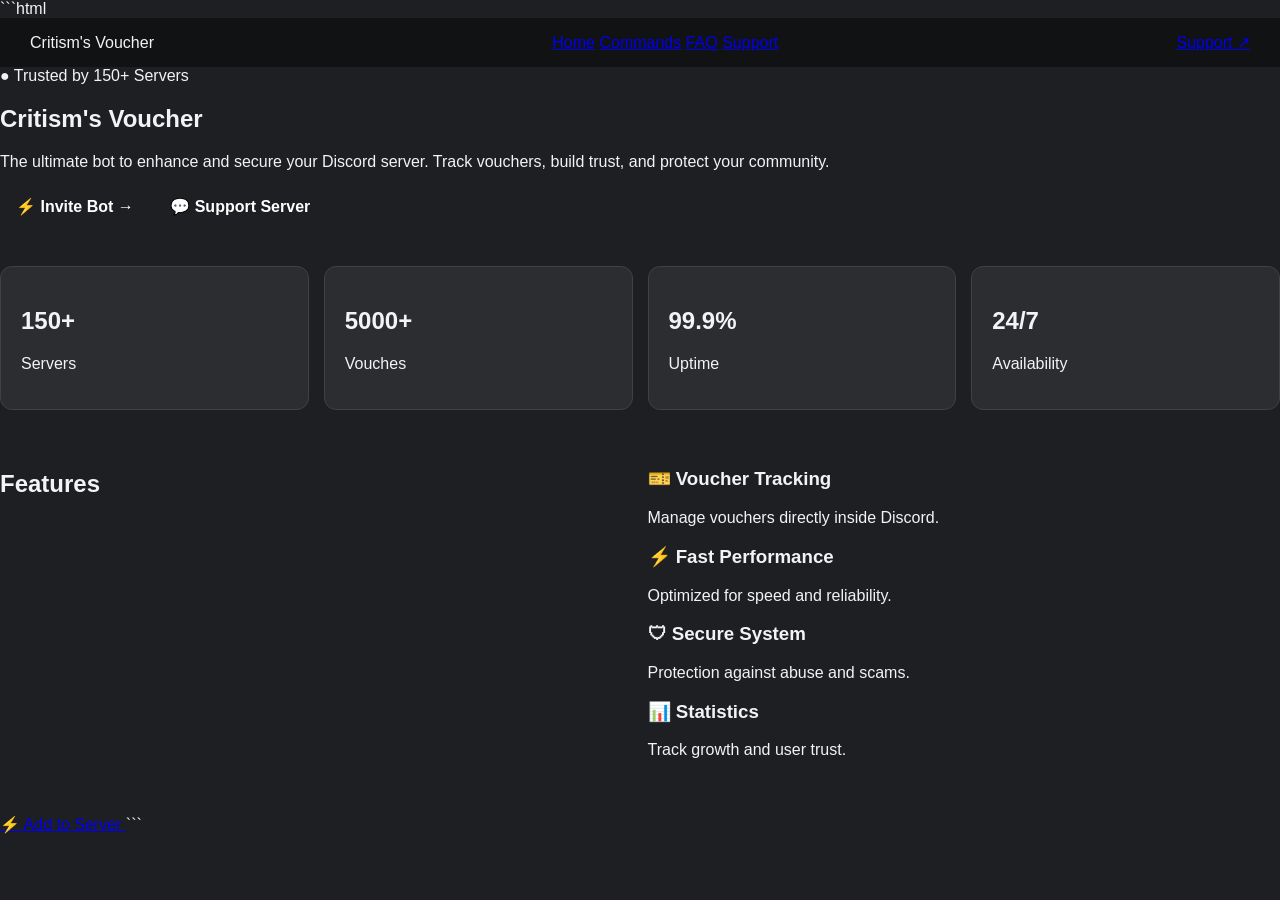
<file: index.html>
```html
<!DOCTYPE html>
<html lang="en">
<head>
<meta charset="UTF-8">
<meta name="viewport" content="width=device-width, initial-scale=1.0">

<title>Critism's Voucher</title>

<meta property="og:title" content="Critism's Voucher">
<meta property="og:description" content="The ultimate Discord voucher bot.">
<meta property="og:theme-color" content="#5865F2">

<link rel="stylesheet" href="style.css">
<link rel="preconnect" href="https://fonts.googleapis.com">
<link href="https://fonts.googleapis.com/css2?family=Inter:wght@300;400;500;600;700;800&display=swap" rel="stylesheet">
</head>
<body>

<div class="background">
    <div class="orb orb1"></div>
    <div class="orb orb2"></div>
</div>

<header class="navbar">

    <div class="logo">
        Critism's <span>Voucher</span>
    </div>

    <nav>
        <a class="active" href="#">Home</a>
        <a href="#">Commands</a>
        <a href="#">FAQ</a>
        <a href="#">Support</a>
    </nav>

    <a href="#" class="support-btn">
        Support ↗
    </a>

</header>

<section class="hero">

    <div class="hero-content">

        <div class="badge">
            ● Trusted by 150+ Servers
        </div>

        <h1>
            Critism's
            <span>Voucher</span>
        </h1>

        <p>
            The ultimate bot to enhance and secure your Discord server.
            Track vouchers, build trust, and protect your community.
        </p>

        <div class="hero-buttons">

            <a href="#" class="btn primary">
                ⚡ Invite Bot →
            </a>

            <a href="#" class="btn secondary">
                💬 Support Server
            </a>

        </div>

    </div>

</section>

<section class="stats">

    <div class="card">
        <h2>150+</h2>
        <p>Servers</p>
    </div>

    <div class="card">
        <h2>5000+</h2>
        <p>Vouches</p>
    </div>

    <div class="card">
        <h2>99.9%</h2>
        <p>Uptime</p>
    </div>

    <div class="card">
        <h2>24/7</h2>
        <p>Availability</p>
    </div>

</section>

<section class="features">

    <h2>Features</h2>

    <div class="feature-grid">

        <div class="feature">
            <h3>🎫 Voucher Tracking</h3>
            <p>Manage vouchers directly inside Discord.</p>
        </div>

        <div class="feature">
            <h3>⚡ Fast Performance</h3>
            <p>Optimized for speed and reliability.</p>
        </div>

        <div class="feature">
            <h3>🛡 Secure System</h3>
            <p>Protection against abuse and scams.</p>
        </div>

        <div class="feature">
            <h3>📊 Statistics</h3>
            <p>Track growth and user trust.</p>
        </div>

    </div>

</section>

<a href="#" class="floating-btn">
    ⚡ Add to Server
</a>

</body>
</html>
```
</file>
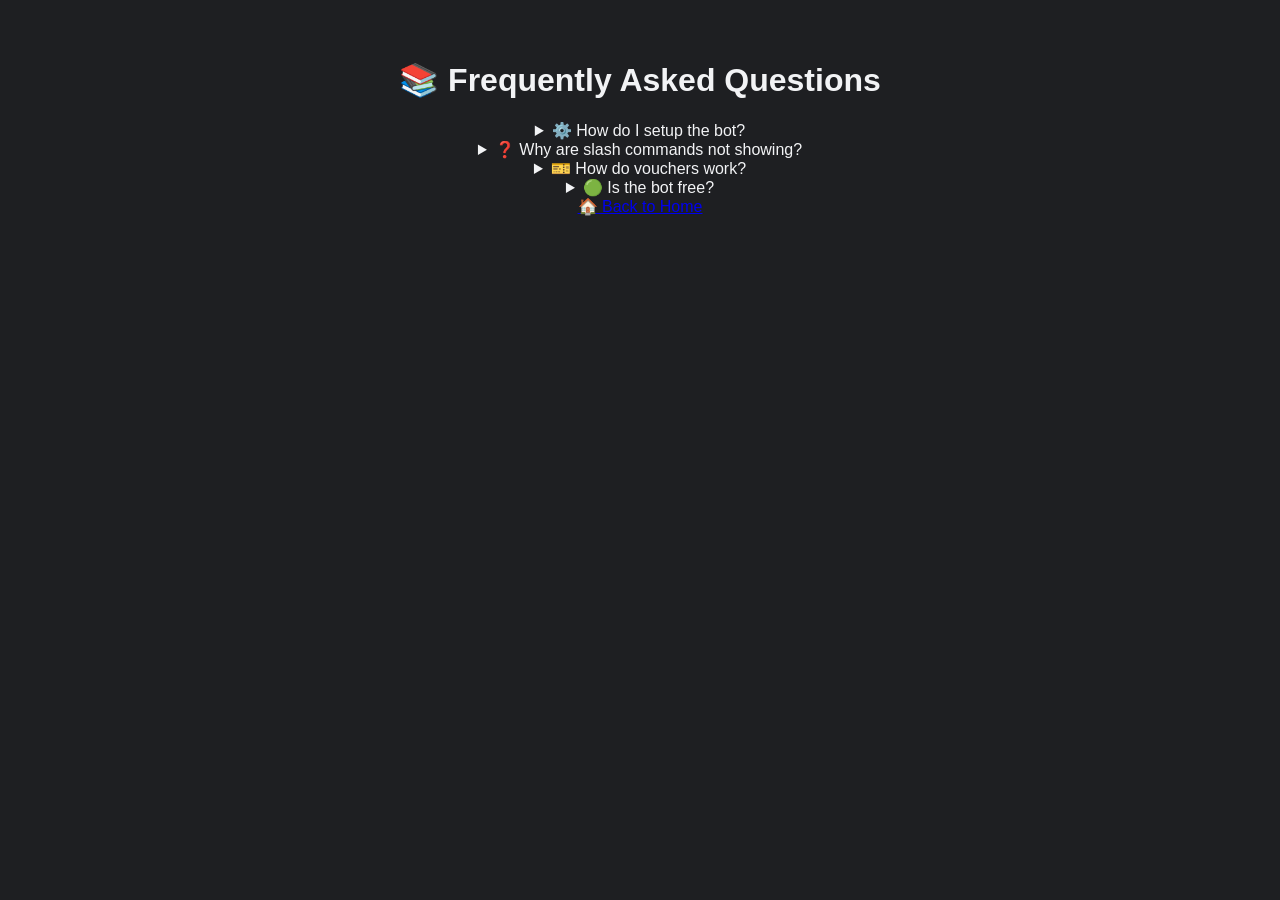
<file: faq.html>
<!DOCTYPE html>
<html lang="en">
<head>
    <meta charset="UTF-8">
    <meta name="viewport" content="width=device-width, initial-scale=1.0">
    <title>FAQ | Critism's Voucher</title>

    <!-- CSS EINBINDUNG -->
    <link rel="stylesheet" href="style.css">
</head>

<body>

<div class="container">

    <h1>📚 Frequently Asked Questions</h1>

    <div class="faq-container">

        <details class="faq-item">
            <summary>⚙️ How do I setup the bot?</summary>
            <p>Invite the bot and run /setup to configure everything automatically.</p>
        </details>

        <details class="faq-item">
            <summary>❓ Why are slash commands not showing?</summary>
            <p>Discord may take a few minutes to sync commands. Reinviting the bot can help.</p>
        </details>

        <details class="faq-item">
            <summary>🎫 How do vouchers work?</summary>
            <p>Users can create and manage vouchers using slash commands in your server.</p>
        </details>

        <details class="faq-item">
            <summary>🟢 Is the bot free?</summary>
            <p>Yes, all core features are completely free.</p>
        </details>

    </div>

    <a class="back-btn" href="index.html">🏠 Back to Home</a>

</div>

</body>
</html>
</file>
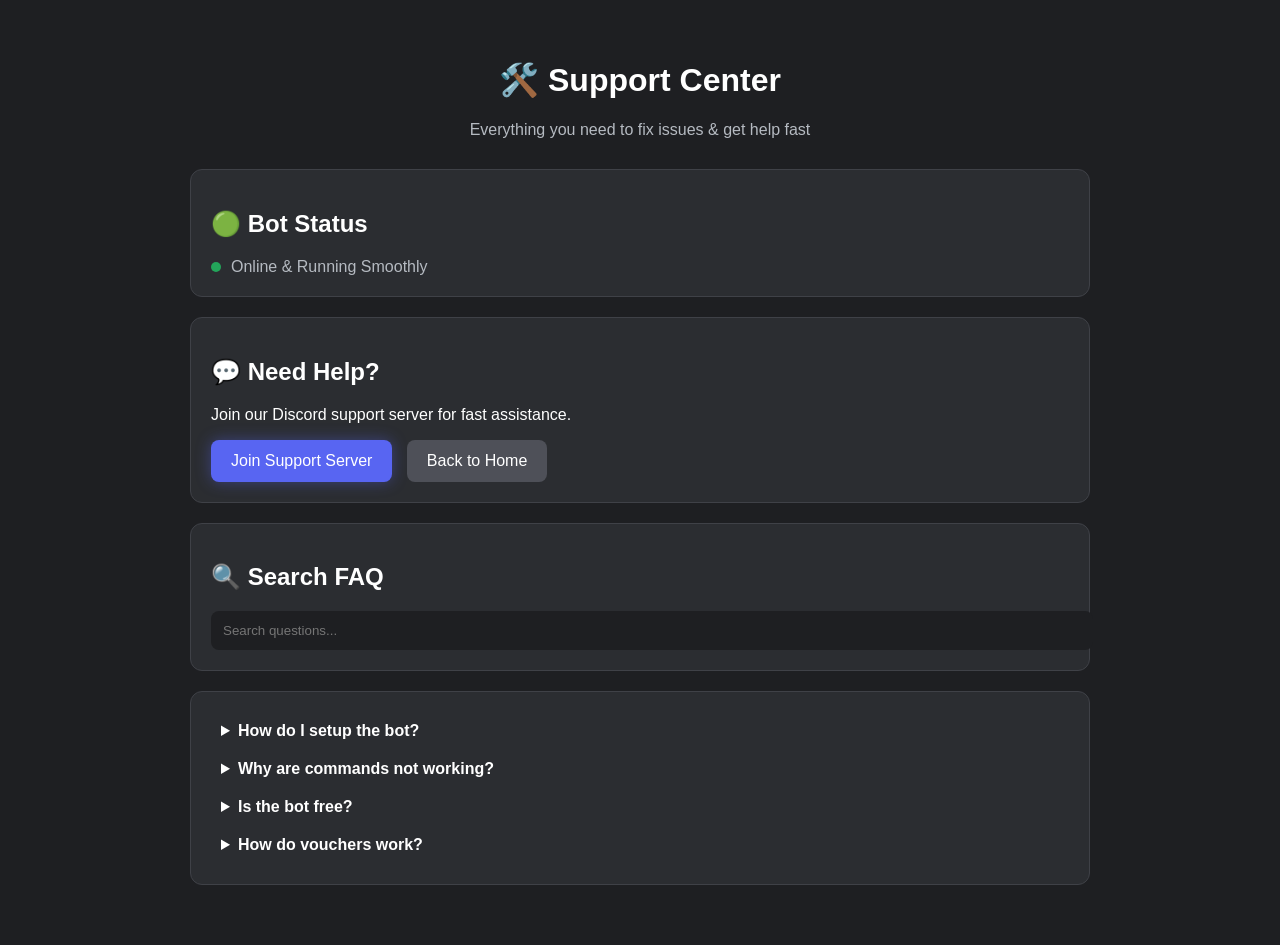
<file: support.html>
<!DOCTYPE html>
<html lang="en">
<head>
<meta charset="UTF-8">
<meta name="viewport" content="width=device-width, initial-scale=1.0">
<title>Support | Critism's Voucher</title>

<link rel="stylesheet" href="stylesupport.css">
<script defer src="support.js"></script>
</head>

<body>

<div class="container">

    <div class="header">
        <h1>🛠️ Support Center</h1>
        <p>Everything you need to fix issues & get help fast</p>
    </div>

    <!-- STATUS -->
    <div class="card status-card">
        <h2>🟢 Bot Status</h2>

        <div class="status-row">
            <span class="dot"></span>
            <span>Online & Running Smoothly</span>
        </div>
    </div>

    <!-- SUPPORT -->
    <div class="card">
        <h2>💬 Need Help?</h2>
        <p>Join our Discord support server for fast assistance.</p>

        <a class="btn glow" href="https://discord.gg/pFsDutk9R" target="_blank">
            Join Support Server
        </a>

        <a class="btn secondary" href="index.html">
            Back to Home
        </a>
    </div>

    <!-- SEARCH -->
    <div class="card">
        <h2>🔍 Search FAQ</h2>
        <input type="text" id="search" placeholder="Search questions...">
    </div>

    <!-- FAQ -->
    <div class="card faq-container">

        <details class="faq-item">
            <summary>How do I setup the bot?</summary>
            <p>Use /setup in your Discord server.</p>
        </details>

        <details class="faq-item">
            <summary>Why are commands not working?</summary>
            <p>Make sure the bot has all permissions and is online.</p>
        </details>

        <details class="faq-item">
            <summary>Is the bot free?</summary>
            <p>Yes, all core features are free.</p>
        </details>

        <details class="faq-item">
            <summary>How do vouchers work?</summary>
            <p>Users can create vouchers using slash commands.</p>
        </details>

    </div>

</div>

</body>
</html>
</file>
<file: style.css>
:root {
    --bg: #1e1f22;
    --card: #2b2d31;
    --text: #f2f3f5;
    --muted: #b5bac1;
    --blurple: #5865F2;
    --blurple-dark: #4752c4;
}

body {
    margin: 0;
    font-family: "Segoe UI", sans-serif;
    background: var(--bg);
    color: var(--text);
}

/* NAVBAR */
.navbar {
    display: flex;
    justify-content: space-between;
    align-items: center;
    padding: 15px 30px;
    background: #111214;
    position: sticky;
    top: 0;
    z-index: 999;
}

.brand {
    font-size: 1.3rem;
    font-weight: 700;
}

.nav-links {
    display: flex;
    gap: 15px;
    align-items: center;
}

/* BUTTONS */
.btn {
    padding: 10px 16px;
    border-radius: 8px;
    text-decoration: none;
    color: white;
    font-weight: 600;
    transition: 0.2s ease;
    display: inline-block;
}

.btn:hover {
    transform: translateY(-2px);
}

.btn-blurple {
    background: var(--blurple);
}

.btn-blurple:hover {
    background: var(--blurple-dark);
}

.btn-secondary {
    background: #4e5058;
}

.btn-secondary:hover {
    background: #6d6f78;
}

.btn-dashboard {
    background: var(--blurple);
    box-shadow: 0 0 15px rgba(88,101,242,0.4);
}

/* CONTAINER */
.container {
    max-width: 1000px;
    margin: auto;
    padding: 40px 20px;
    text-align: center;
}

/* TEXT */
.subtitle {
    color: var(--muted);
}

/* BADGE */
.server-badge {
    display: inline-flex;
    gap: 8px;
    padding: 6px 14px;
    border-radius: 20px;
    background: rgba(88,101,242,0.15);
    color: #aab4ff;
    margin: 20px 0;
}

/* CARDS */
.card, .stat-card {
    background: var(--card);
    border: 1px solid #3f4147;
    border-radius: 12px;
    padding: 20px;
    transition: 0.2s;
}

.card:hover, .stat-card:hover {
    transform: translateY(-5px);
    border-color: var(--blurple);
}

/* GRID */
.features, .stats {
    display: grid;
    gap: 15px;
    margin: 40px 0;
}

.features {
    grid-template-columns: repeat(auto-fit, minmax(220px, 1fr));
}

.stats {
    grid-template-columns: repeat(auto-fit, minmax(180px, 1fr));
}

/* ANOUNCEMENTS */
.announcements {
    margin: 40px 0;
}

.announcement-card {
    background: var(--card);
    padding: 15px;
    border-radius: 10px;
    border-left: 4px solid var(--blurple);
    margin-bottom: 12px;
    text-align: left;
}

.announcement-title {
    color: var(--blurple);
}

/* DROPDOWN */
.dropdown {
    position: relative;
}

.dropbtn {
    background: #4e5058;
    border: none;
    color: white;
    padding: 10px 14px;
    border-radius: 8px;
    cursor: pointer;
}

.dropdown-content {
    display: none;
    position: absolute;
    right: 0;
    background: var(--card);
    min-width: 180px;
    border-radius: 10px;
    border: 1px solid #3f4147;
}

.dropdown-content a {
    display: block;
    padding: 10px;
    color: white;
    text-decoration: none;
}

.dropdown-content a:hover {
    background: var(--blurple);
}

.dropdown:hover .dropdown-content {
    display: block;
}

/* FOOTER */
footer {
    background: #111214;
    padding: 25px;
    margin-top: 50px;
    text-align: center;
    color: var(--muted);
}
</file>
<file: stylesupport.css>
body {
    background: #1e1f22;
    color: white;
    font-family: Segoe UI, sans-serif;
    margin: 0;
}

.container {
    max-width: 900px;
    margin: auto;
    padding: 40px 20px;
}

/* HEADER */
.header {
    text-align: center;
    margin-bottom: 30px;
}

.header p {
    color: #b5bac1;
}

/* CARDS */
.card {
    background: #2b2d31;
    border: 1px solid #3f4147;
    border-radius: 12px;
    padding: 20px;
    margin-bottom: 20px;
    transition: 0.3s;
}

.card:hover {
    transform: translateY(-5px);
    border-color: #5865F2;
    box-shadow: 0 10px 30px rgba(88,101,242,0.2);
}

/* STATUS */
.status-row {
    display: flex;
    align-items: center;
    gap: 10px;
    color: #b5bac1;
}

.dot {
    width: 10px;
    height: 10px;
    background: #23a55a;
    border-radius: 50%;
    animation: pulse 1.5s infinite;
}

@keyframes pulse {
    0% { transform: scale(1); opacity: 1; }
    50% { transform: scale(1.5); opacity: 0.4; }
    100% { transform: scale(1); opacity: 1; }
}

/* BUTTONS */
.btn {
    display: inline-block;
    padding: 12px 20px;
    background: #5865F2;
    color: white;
    text-decoration: none;
    border-radius: 8px;
    margin-right: 10px;
    transition: 0.3s;
}

.btn:hover {
    background: #4752c4;
    transform: translateY(-2px);
}

.secondary {
    background: #4e5058;
}

.secondary:hover {
    background: #6d6f78;
}

/* GLOW BUTTON */
.glow {
    box-shadow: 0 0 15px rgba(88,101,242,0.4);
}

/* SEARCH */
input {
    width: 100%;
    padding: 12px;
    border-radius: 8px;
    border: none;
    outline: none;
    background: #1e1f22;
    color: white;
}

/* FAQ */
.faq-item summary {
    cursor: pointer;
    font-weight: 600;
    padding: 10px;
}

.faq-item p {
    color: #b5bac1;
    padding: 10px;
}

/* HIDE FILTER */
.hidden {
    display: none;
}
</file>
